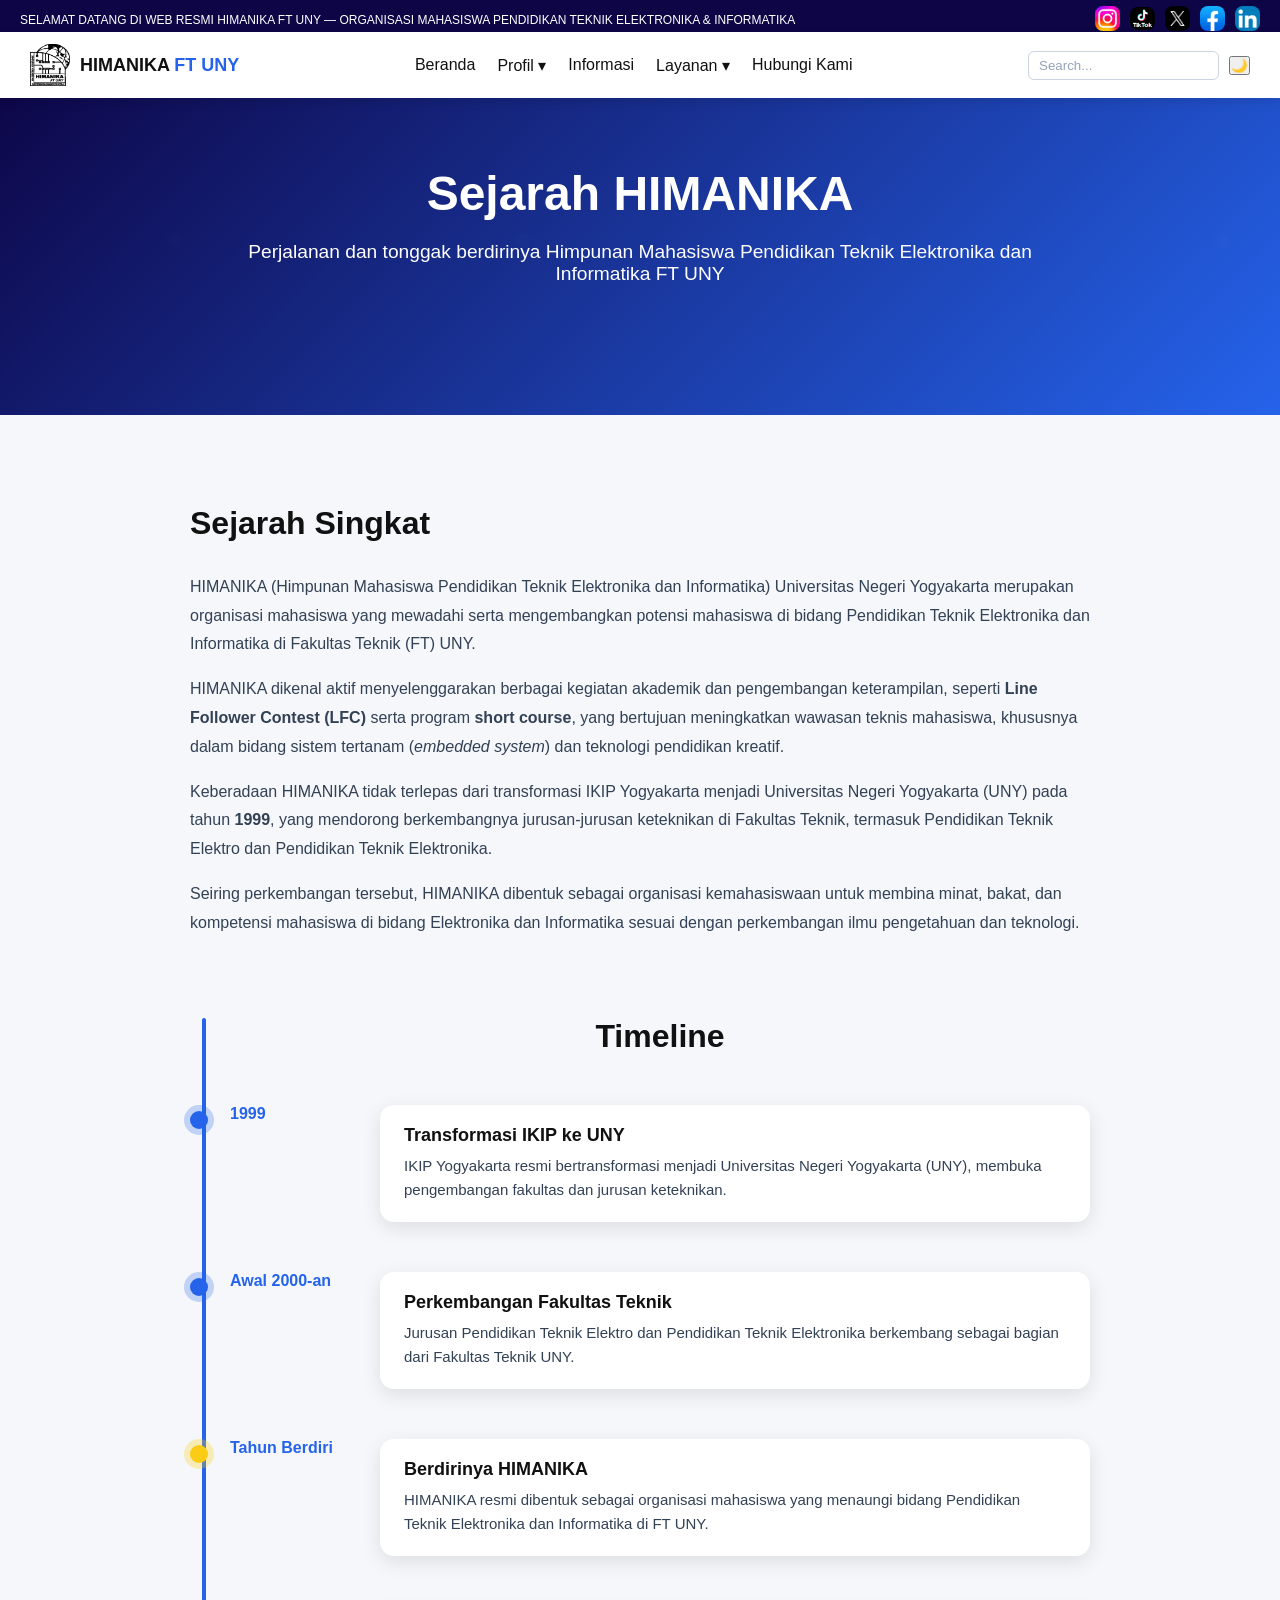
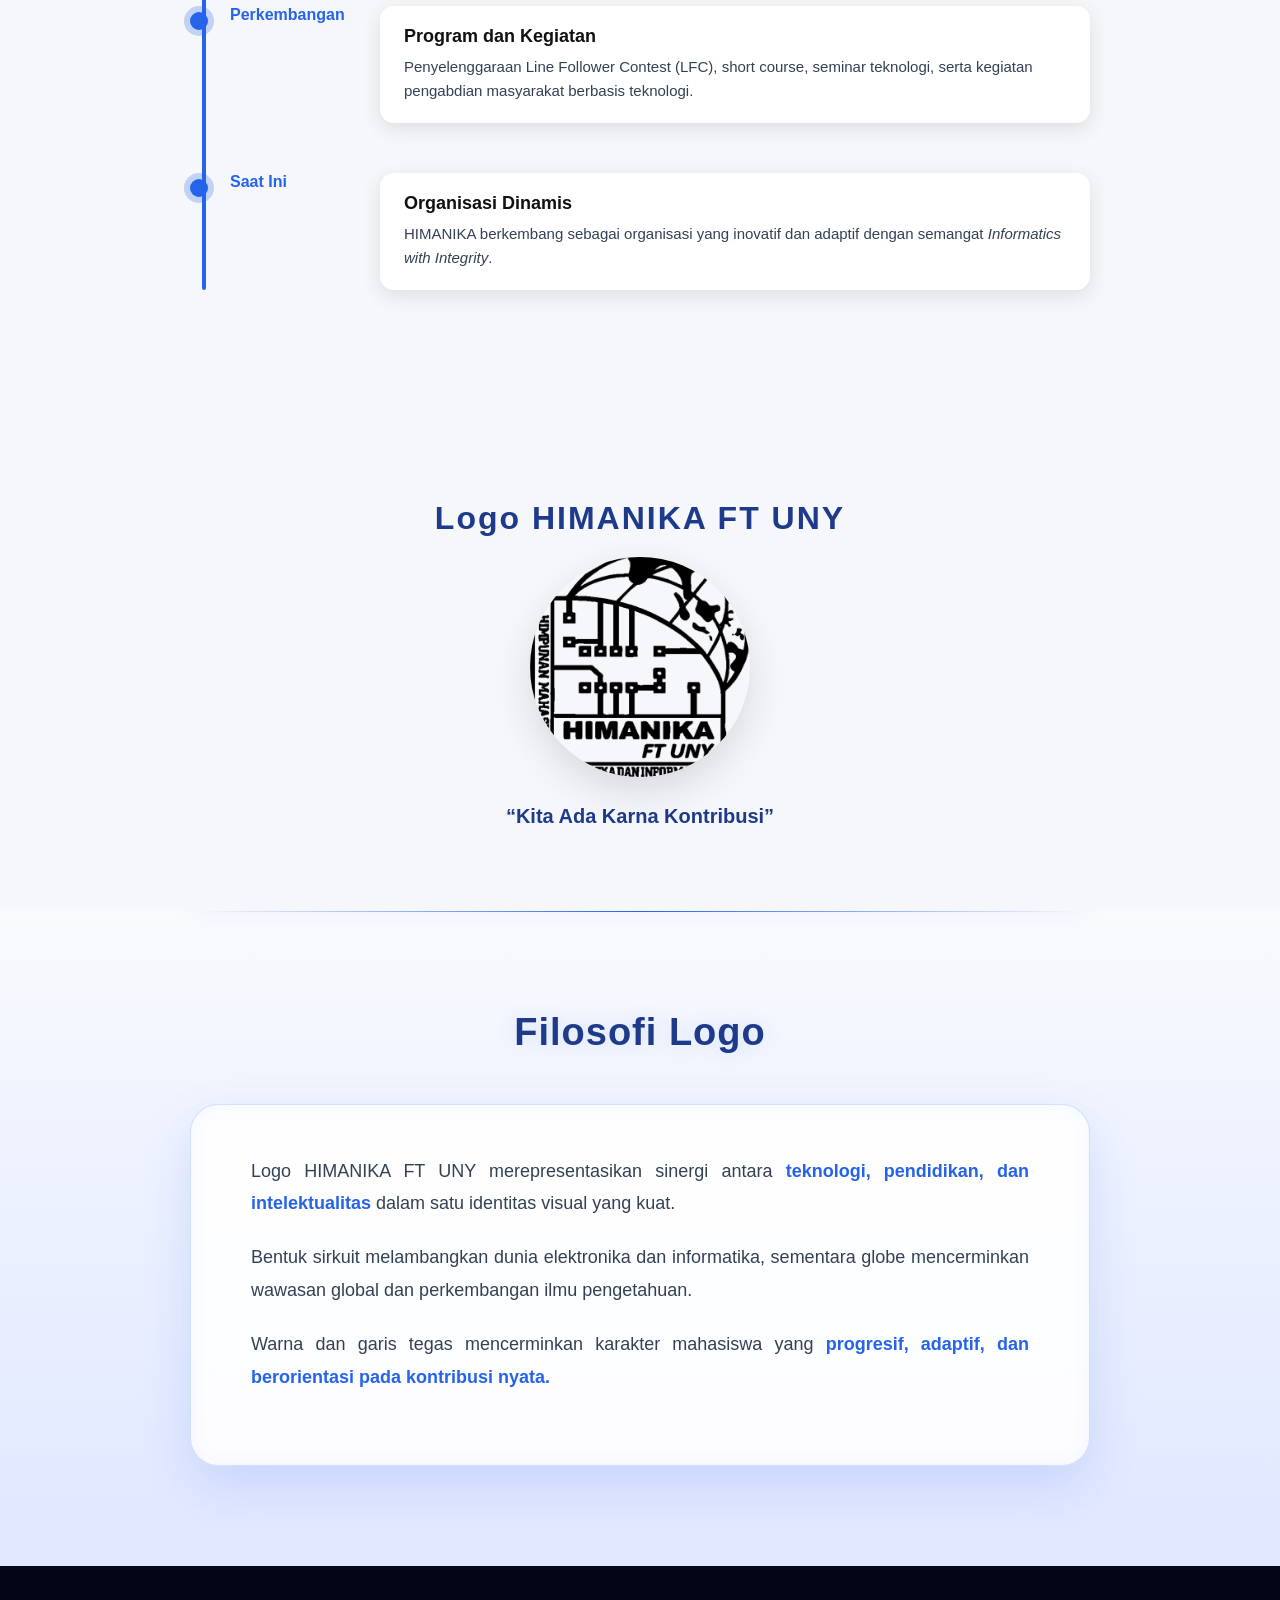
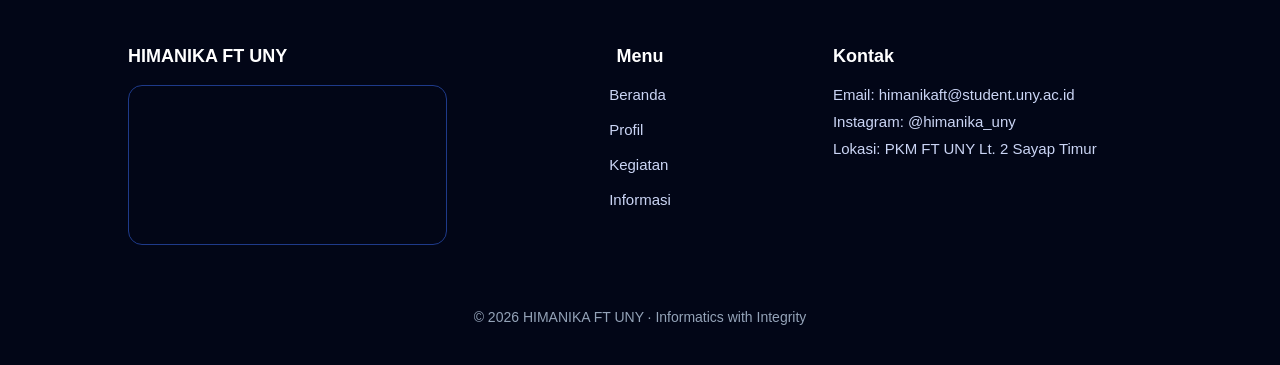
<file: sejarah.html>
<!DOCTYPE html>
<html lang="id">
<head>
<meta charset="UTF-8">
<meta name="viewport" content="width=device-width, initial-scale=1.0">
<title>HIMANIKA FT UNY</title>
 <link rel="icon" type="image/png" href="logo/Logo_himanika_hitam.png">
<link rel="stylesheet" href="CSS/style.css">
<link rel="stylesheet" href="CSS/sejarah.css">
<script src="js/Dark_Light_Mode.js" defer></script>
<script src="js/search.js" defer></script>
</head>

<body>

<!-- TOP BAR -->
<div class="topbar">
  <div class="scrolling-text">
    <p>SELAMAT DATANG DI WEB RESMI HIMANIKA FT UNY — ORGANISASI MAHASISWA PENDIDIKAN TEKNIK ELEKTRONIKA & INFORMATIKA</p>
  </div>

<div class="social-icons">
  <a href="https://www.instagram.com/himanika_uny?igsh=czcxanc0N25wOWpx" target="_blank" rel="noopener">
    <img src="logo/instagram.png" alt="Instagram HIMANIKA">
  </a>

  <a href="https://www.tiktok.com/@himanika_uny5?_r=1&_t=ZS-93Bzs7ITWLJ" target="_blank" rel="noopener">
    <img src="logo/Tiktok.png" alt="TikTok HIMANIKA">
  </a>

  <a href="https://x.com/HimanikaUNY?s=20" target="_blank" rel="noopener">
    <img src="logo/X.png" alt="X HIMANIKA">
  </a>

  <a href="https://www.facebook.com/share/1DdURQPhPr/?mibextid=wwXIfr" target="_blank" rel="noopener">
    <img src="logo/facebook.png" alt="Facebook HIMANIKA">
  </a>

  <a href="https://www.linkedin.com/company/himanika-uny/" target="_blank" rel="noopener">
    <img src="logo/linkedin.png" alt="LinkedIn HIMANIKA">
  </a>
</div>

</div>

<!-- NAVBAR -->
<header class="navbar">
  <div class="logo">
    <img src="logo/Logo_himanika_hitam.png" class="logo-image">
    <h1>HIMANIKA <span>FT UNY</span></h1>
  </div>

  <nav class="menu" id="menu">
    <a href="index.html">Beranda</a>

    <div class="dropdown">
      <a href="#">Profil ▾</a>
      <div class="dropdown-content">
        <a href="sejarah.html">Sejarah</a>
        <a href="struktur.html">Struktur</a>
        <a href="Kabinet.html">Kabinet</a>
        <a href="ADART.html">AD ART</a>
      </div>
    </div>

    <a href="informasi.html">Informasi</a>

    <div class="dropdown">
      <a href="#">Layanan ▾</a>
      <div class="dropdown-content">
        <a href="media_partner.html">Media Partner</a>
        <a href="studibanding.html">Study Banding</a>
        <a href="BSO.html">Peminjaman Alat</a>
      </div>
    </div>

    <a href="hubungi_kami.html">Hubungi Kami</a>
  </nav>

  <div class="nav-right">
    <input 
      type="text" 
      class="search" 
      id="searchInput"
      placeholder="Search..."
    >

      <button id="darkToggle" aria-label="Toggle Dark Mode">🌙</button>

    <button class="hamburger" id="hamburger">
      <span></span><span></span><span></span>
    </button>
  </div>
</header>

<!-- HERO -->
<section class="hero">
  <div class="hero-content">
    <h2 class="animate-text">Sejarah HIMANIKA</h2>
    <p class="animate-text delay">Perjalanan dan tonggak berdirinya Himpunan Mahasiswa Pendidikan Teknik Elektronika dan Informatika FT UNY</p>
  </div>
</section>


<!-- KONTEN SEJARAH -->
<main class="sejarah-container">


<section class="sejarah-text searchable">
<h2>Sejarah Singkat</h2>
<p>
HIMANIKA (Himpunan Mahasiswa Pendidikan Teknik Elektronika dan Informatika) Universitas Negeri Yogyakarta merupakan organisasi mahasiswa yang mewadahi serta mengembangkan potensi mahasiswa di bidang Pendidikan Teknik Elektronika dan Informatika di Fakultas Teknik (FT) UNY.
</p>
<p>
HIMANIKA dikenal aktif menyelenggarakan berbagai kegiatan akademik dan pengembangan keterampilan, seperti <strong>Line Follower Contest (LFC)</strong> serta program <strong>short course</strong>, yang bertujuan meningkatkan wawasan teknis mahasiswa, khususnya dalam bidang sistem tertanam (<em>embedded system</em>) dan teknologi pendidikan kreatif.
</p>
<p>
Keberadaan HIMANIKA tidak terlepas dari transformasi IKIP Yogyakarta menjadi Universitas Negeri Yogyakarta (UNY) pada tahun <strong>1999</strong>, yang mendorong berkembangnya jurusan-jurusan keteknikan di Fakultas Teknik, termasuk Pendidikan Teknik Elektro dan Pendidikan Teknik Elektronika.
</p>
<p>
Seiring perkembangan tersebut, HIMANIKA dibentuk sebagai organisasi kemahasiswaan untuk membina minat, bakat, dan kompetensi mahasiswa di bidang Elektronika dan Informatika sesuai dengan perkembangan ilmu pengetahuan dan teknologi.
</p>
</section>


<!-- TIMELINE -->
<section class="timeline searchable">
<h2>Timeline</h2>


<div class="timeline-item">
<span class="year">1999</span>
<div class="content">
<h3>Transformasi IKIP ke UNY</h3>
<p>IKIP Yogyakarta resmi bertransformasi menjadi Universitas Negeri Yogyakarta (UNY), membuka pengembangan fakultas dan jurusan keteknikan.</p>
</div>
</div>


<div class="timeline-item">
<span class="year">Awal 2000-an</span>
<div class="content">
<h3>Perkembangan Fakultas Teknik</h3>
<p>Jurusan Pendidikan Teknik Elektro dan Pendidikan Teknik Elektronika berkembang sebagai bagian dari Fakultas Teknik UNY.</p>
</div>
</div>


<div class="timeline-item highlight">
<span class="year">Tahun Berdiri</span>
<div class="content">
<h3>Berdirinya HIMANIKA</h3>
<p>HIMANIKA resmi dibentuk sebagai organisasi mahasiswa yang menaungi bidang Pendidikan Teknik Elektronika dan Informatika di FT UNY.</p>
</div>
</div>


<div class="timeline-item">
<span class="year">Perkembangan</span>
<div class="content">
<h3>Program dan Kegiatan</h3>
<p>Penyelenggaraan Line Follower Contest (LFC), short course, seminar teknologi, serta kegiatan pengabdian masyarakat berbasis teknologi.</p>
</div>
</div>


<div class="timeline-item">
<span class="year">Saat Ini</span>
<div class="content">
<h3>Organisasi Dinamis</h3>
<p>HIMANIKA berkembang sebagai organisasi yang inovatif dan adaptif dengan semangat <em>Informatics with Integrity</em>.</p>
</div>
</div>


</section>
</main>

  <div class="tentang-text">
    <h2 class="kabinet-title">Logo HIMANIKA FT UNY</h2>
  </div>

  <div class="kabinet-header">
    <div class="kabinet-logo">
      <img src="logo/Logo_himanika_hitam.png" class="logo-light">
      <img src="logo/Logo_himanika_putih.png" class="logo-dark">
    </div>
    <p class="kabinet-tagline">“Kita Ada Karna Kontribusi”</p>
  </div>

</section>


  <section class="filosofi-logo">
  <h2>Filosofi Logo</h2>

  <div class="filosofi-box">
    <p>
      Logo HIMANIKA FT UNY merepresentasikan sinergi antara 
      <span class="highlight">teknologi, pendidikan, dan intelektualitas</span> 
      dalam satu identitas visual yang kuat.
    </p>

    <p>
      Bentuk sirkuit melambangkan dunia elektronika dan informatika, 
      sementara globe mencerminkan wawasan global dan perkembangan ilmu pengetahuan.
    </p>

    <p>
      Warna dan garis tegas mencerminkan karakter mahasiswa yang 
      <span class="highlight">progresif, adaptif, dan berorientasi pada kontribusi nyata.</span>
    </p>
  </div>
</section>


    </div>

  </div>
</section>

</section>
</main>

<footer class="footer">
  <div class="footer-container">

    <!-- KIRI -->
    <div class="footer-brand">
      <h4>HIMANIKA FT UNY</h4>

      <div class="footer-maps">
        <iframe
          src="https://www.google.com/maps/embed?pb=!1m18!1m12!1m3!1d3953.176288472587!2d110.38688399021301!3d-7.77
          1122967415651!2m3!1f0!2f0!3f0!3m2!1i1024!2i768!4f13.1!3m3!1m2!1s0x2e7a59b658227f89%3A0x656b9f4a43039850!2
          sHIMANIKA%20FT%20UNY%20Office!5e0!3m2!1sen!2sid!4v1768897644990!5m2!1sen!2sid"
          loading="lazy"
          referrerpolicy="no-referrer-when-downgrade">
        </iframe>
      </div>
    </div>

    <!-- TENGAH -->
    <div class="footer-menu">
      <h4>Menu</h4>
      <a href="#">Beranda</a>
      <a href="#">Profil</a>
      <a href="#">Kegiatan</a>
      <a href="#">Informasi</a>
    </div>

    <!-- KANAN -->
    <div class="footer-contact">
      <h4>Kontak</h4>
      <p>Email: himanikaft@student.uny.ac.id</p>
      <p>Instagram: @himanika_uny</p>
      <p>Lokasi: PKM FT UNY Lt. 2 Sayap Timur</p>
    </div>

  </div>

  <div class="footer-bottom">
    © 2026 HIMANIKA FT UNY · Informatics with Integrity
  </div>
</footer>

</body>
</html>
</file>
<file: CSS/style.css>
*{
  margin:0;
  padding:0;
  box-sizing:border-box;
  font-family:'Segoe UI', sans-serif;
}


div {
  max-width: 100%;
}

.container {
  display: flex;
  flex-wrap: wrap;
}
.card {
  flex: 1 1 300px;
}

.container {
  display: grid;
  grid-template-columns: repeat(auto-fit, minmax(250px, 1fr));
}

img {
  max-width: 100%;
  height: auto;
}

body {
  font-size: 1rem;
}

h1 {
  font-size: 2rem;
}

body{
  background:#f5f7fb;
  color:#111;
  transition:0.4s;
}

/* DARK MODE */
body.dark{
  background:#0b0f1a;
  color:#fff;
}

/* ================= TOPBAR ================= */
.topbar{
  background:#0d0546;
  color:#fff;
  display:flex;
  align-items:center;
  padding:6px 20px;
  font-size:12px;
  gap:20px;

  position: fixed;
  top: 0;
  left: 0;
  width: 100%;
  z-index: 1000;
}

/* AREA TEKS */
.scrolling-text{
  flex:1;                
  overflow:hidden;        
  position:relative;
}

.scrolling-text p{
  white-space:nowrap;
  animation:scroll 15s linear infinite;
}

/* AREA ICON */
.social-icons{
  display:flex;
  align-items:center;
  flex-shrink:0;          
}

.social-icons img{
  width:25px;
  margin-left:10px;
  border-radius:8px;
}

/* ANIMASI */
@keyframes scroll{
  from{transform:translateX(100%)}
  to{transform:translateX(-30%)}
}

/* ================= NAVBAR ================= */
.navbar{
  position:sticky;
  top: 32px;
  z-index:1000;
  background:#fff;
  display:flex;
  justify-content:space-between;
  align-items:center;
  padding:12px 30px;
  box-shadow:0 4px 10px rgba(0,0,0,0.1);
  
}

body.dark .navbar{
  background:#0f172a;
}

.logo{
  display:flex;
  align-items:center;
  gap:10px;
}

.logo img{
  width:40px;
}

.logo h1{
  font-size:18px;
}

.logo span{
  color:#2563eb;
}

/* MENU */
.menu{
  display:flex;
  gap:22px;
}

.menu a{
  text-decoration:none;
  color:inherit;
  font-weight:500;
  position:relative;
}

.menu a::after{
  content:"";
  position:absolute;
  left:0;
  bottom:-4px;
  width:0;
  height:2px;
  background:#2563eb;
  transition:0.3s;
}

.menu a:hover::after{
  width:100%;
}

.dropdown{
  position:relative;
}

.dropdown-content{
  display:none;
  position:absolute;
  top:25px;
  min-width:160px;
  background:#fff;
  box-shadow:0 4px 10px rgba(0,0,0,0.1);
}

.dropdown-content a{
  display:block;
  padding:10px;
}

.dropdown:hover .dropdown-content{
  display:block;
}

body.dark .dropdown-content{
  background:#020617;
}

body.dark .dropdown-content a{
  color:#e5e7eb;
}

/* NAV RIGHT */
.nav-right{
  display:flex;
  align-items:center;
  gap:10px;
}

/* SEARCH INPUT */
.search{
  padding:6px 10px;
  border-radius:6px;
  border:1px solid #cbd5e1;
  background:#fff;
  color:#111;
  outline:none;
  transition:0.3s;
}

.search:focus{
  border-color:#2563eb;
  box-shadow:0 0 0 3px rgba(37,99,235,0.25);
  background:#fff;
}

.search::placeholder{
  color:#94a3b8;
}

/* DARK MODE SEARCH */
body.dark .search{
  background:#020617;
  color:#e5e7eb;
  border:1px solid #334155;
}

body.dark .search:focus{
  border-color:#3b82f6;
  box-shadow:0 0 0 3px rgba(59,130,246,0.35);
}

body.dark .search::placeholder{
  color:#64748b;
}


/* HAMBURGER */
.hamburger{
  display:none;
  flex-direction:column;
  gap:4px;
  background:none;
  border:none;
}

.hamburger span{
  width:25px;
  height:3px;
  background:#000;
}

body.dark .hamburger span{
  background:#fff;
}

/* ================= footer  ================= */
.footer{
  background:#020617;
  color:#cbd5f5;
  padding:80px 10% 40px;
}

.footer-container{
  display:grid;
  grid-template-columns:1.2fr 1fr 1.2fr;
  gap:60px;
  align-items:start;
}

.footer-menu{
  justify-self:center;
}

.footer-menu h4{
  text-align:center;
  margin-bottom:16px;
}

.footer-menu ul{
  list-style:none;
  padding:0;
  margin:0;
  text-align:left;
}

.footer-menu ul li{
  margin:6px 0;
}

.footer-menu ul li a{
  display:block;
}


/* TITLE */
.footer h4{
  color:#ffffff;
  margin-bottom:14px;
  font-size:18px;
}

/* TEXT */
.footer p,
.footer a{
  font-size:15px;
  line-height:1.8;
  color:#cbd5f5;
}

.footer a{
  display:block;
  margin-bottom:8px;
  text-decoration:none;
  transition:.3s;
}

.footer a:hover{
  color:#60a5fa;
}

/* MAPS */
.footer-maps{
  margin-top:18px;
}

.footer-maps iframe{
  width:100%;
  height:160px;
  border-radius:14px;
  border:1px solid #1e3a8a;
}

/* BOTTOM */
.footer-bottom{
  margin-top:60px;
  text-align:center;
  font-size:14px;
  color:#94a3b8;
}

/* RESPONSIVE */
@media(max-width:900px){
  .footer-container{
    grid-template-columns:1fr;
    gap:40px;
  }

  .footer{
    padding:60px 6% 30px;
  }

  .footer-maps iframe{
    height:200px;
  }

  .footer-menu{
    text-align:left;
    justify-self:start;
  }
}

/* ================= DARK MODE FIXES ================= */
body.dark .section{
  background:#0f172a;
}

body.dark .section.alt{
  background:#1e293b;
}

body.dark .program{
  background:#1e293b;
}

body.dark .events{
  background:#0f172a;
}

body.dark .activity{
  background:#0f172a;
}

body.dark .info{
  background:#0f172a;
}

body.dark .maps{
  background:#0f172a;
}

body.dark .box,
body.dark .program-card,
body.dark .event-card,
body.dark .activity-item,
body.dark .info-list li,
body.dark .visi-box{
  background:#1e293b;
  border:1px solid #3b82f6;
  box-shadow:none;
}

body.dark .misi-box{
  background:#3b82f6;
}

body.dark .section h3,
body.dark .section h4,
body.dark h4,
body.dark .info-list .text{
  color:#93c5fd;
}

body.dark .section p,
body.dark .section li,
body.dark .section span,
body.dark .info-list li{
  color:#e5e7eb;
}

body.dark .visi-box h4{
  color:#60a5fa;
}

/* ================= HERO ================= */
.hero {
  background: linear-gradient(135deg, #0d0546 0%, #2563eb 100%);
  color: #fff;
  padding: 100px 20px;
  text-align: center;
  position: relative;
  overflow: hidden;
}

.hero::before {
  content: '';
  position: absolute;
  top: 0;
  left: 0;
  right: 0;
  bottom: 0;
  background: url('data:image/svg+xml,<svg xmlns="http://www.w3.org/2000/svg" viewBox="0 0 100 100"><circle cx="50" cy="50" r="2" fill="rgba(255,255,255,0.1)"/></svg>') repeat;
  opacity: 0.1;
}

.hero-content {
  position: relative;
  z-index: 1;
  max-width: 800px;
  margin: 0 auto;
}

.hero h2 {
  font-size: 3rem;
  margin-bottom: 20px;
  font-weight: 700;
}

.hero p {
  font-size: 1.2rem;
  margin-bottom: 30px;
  opacity: 0.9;
}

.cta-btn {
  display: inline-block;
  background: #fff;
  color: #0d0546;
  padding: 12px 30px;
  border-radius: 50px;
  text-decoration: none;
  font-weight: 600;
  transition: 0.3s;
}

.cta-btn:hover {
  background: #f0f0f0;
  transform: translateY(-2px);
}

/* ================= ANIMATIONS ================= */
.animate-text {
  opacity: 0;
  transform: translateY(20px);
  animation: fadeInUp 1s ease-out forwards;
}

.animate-text.delay {
  animation-delay: 0.5s;
}

@keyframes fadeInUp {
  to {
    opacity: 1;
    transform: translateY(0);
  }
}

/* ================= RESPONSIVE ================= */
@media(max-width:900px){
  .menu{
    position:absolute;
    top:70px;
    right:0;
    background:#fff;
    flex-direction:column;
    width:220px;
    padding:20px;
    display:none;
  }

  .menu.active{
    display:flex;
  }

  .hamburger{
    display:flex;
  }

  .section.alt,
  .program-grid,
  .event-grid,
  .activity-grid,
  .footer-grid{
    grid-template-columns:1fr;
  }
}
</file>
<file: CSS/sejarah.css>
/* ===================================================== */
/* RESET & BASE */
/* ===================================================== */
*{
  margin:0;
  padding:0;
  box-sizing:border-box;
  font-family:'Segoe UI', sans-serif;
}

body{
  background:#f5f7fb;
  color:#111;
  transition:0.4s;
}

body.dark{
  background:#0b0f1a;
  color:#fff;
}

/* ===================================================== */
/* HERO */
/* ===================================================== */
.hero-sejarah{
  position:relative;
  min-height:60vh;
  background:
    linear-gradient(135deg, rgba(2,6,23,0.9), rgba(2,6,23,0.95)),
    url("pattern/circuit.png");
  background-size:cover;
  background-position:center;
  display:flex;
  align-items:center;
  justify-content:center;
  text-align:center;
  color:#fff;
}

.hero-sejarah::after{
  content:"";
  position:absolute;
  inset:0;
  background:
    radial-gradient(circle at 30% 30%, rgba(37,99,235,0.4), transparent 45%),
    radial-gradient(circle at 70% 70%, rgba(96,165,250,0.35), transparent 45%);
}

.hero-overlay{
  position:relative;
  max-width:800px;
  padding:40px;
  z-index:1;
}

.hero-sejarah h1{
  font-size:44px;
  margin-bottom:14px;
}

.hero-sejarah p{
  font-size:18px;
  opacity:0.9;
}

/* ===================================================== */
/* SEJARAH */
/* ===================================================== */
.sejarah-container{
  padding:80px 12%;
}

.sejarah-text{
  max-width:900px;
  margin:0 auto 80px;
  line-height:1.8;
}

.sejarah-text h2{
  font-size:32px;
  margin-bottom:20px;
}

.sejarah-text p{
  margin-bottom:16px;
  color:#334155;
}

body.dark .sejarah-text p{
  color:#e5e7eb;
}

/* ===================================================== */
/* TIMELINE */
/* ===================================================== */
.timeline{
  max-width:900px;
  margin:auto;
  position:relative;
  padding-left:40px;
}

.timeline::before{
  content:"";
  position:absolute;
  left:12px;
  top:0;
  width:4px;
  height:100%;
  background:#2563eb;
  border-radius:4px;
}

.timeline h2{
  text-align:center;
  margin-bottom:50px;
  font-size:32px;
}

.timeline-item{
  display:flex;
  gap:30px;
  margin-bottom:50px;
  position:relative;
}

.timeline-item::before{
  content:"";
  position:absolute;
  left:-40px;
  top:6px;
  width:18px;
  height:18px;
  background:#2563eb;
  border-radius:50%;
  box-shadow:0 0 0 6px rgba(37,99,235,0.25);
}

.timeline-item.highlight::before{
  background:#facc15;
  box-shadow:0 0 0 6px rgba(250,204,21,0.3);
}

.timeline .year{
  min-width:120px;
  font-weight:700;
  color:#2563eb;
}

.timeline .content{
  background:#fff;
  padding:20px 24px;
  border-radius:14px;
  box-shadow:0 6px 20px rgba(0,0,0,0.1);
}

.timeline .content h3{
  margin-bottom:8px;
  font-size:18px;
}

.timeline .content p{
  font-size:15px;
  line-height:1.6;
  color:#334155;
}

/* Dark Mode Timeline */
body.dark .timeline::before{ background:#60a5fa; }
body.dark .timeline-item::before{
  background:#60a5fa;
  box-shadow:0 0 0 6px rgba(96,165,250,0.35);
}
body.dark .timeline-item.highlight::before{ background:#facc15; }
body.dark .timeline .year{ color:#93c5fd; }
body.dark .timeline .content{
  background:#1e293b;
  border:1px solid #3b82f6;
  box-shadow:none;
}
body.dark .timeline .content p{ color:#e5e7eb; }

/* ===================================================== */
/* KABINET LOGO */
/* ===================================================== */
.kabinet-title{
  text-align:center;
  font-size:32px;
  font-weight:800;
  letter-spacing:2px;
  margin:80px 0 20px;
  color:#1e3a8a;
}

body.dark .kabinet-title{
  color:#93c5fd;
}

.kabinet-header{
  display:flex;
  flex-direction:column;
  align-items:center;
  justify-content:center;
  gap:24px;
  margin-bottom:80px;
}

.kabinet-logo{
  position:relative;
  width:220px;
  height:220px;
}

.kabinet-logo img{
  position:absolute;
  inset:0;
  width:100%;
  height:100%;
  object-fit:cover;
  padding:0;
  border-radius:50%;
  background:transparent;
  transition:0.5s ease;
  box-shadow:0 15px 40px rgba(0,0,0,0.12);
}

.kabinet-logo .logo-dark{
  opacity:0;
  transform:scale(0.9);
}

body.dark .kabinet-logo .logo-light{
  opacity:0;
  transform:scale(0.9);
}

body.dark .kabinet-logo .logo-dark{
  opacity:1;
  transform:scale(1);
  background:#020617;
  box-shadow:
    0 0 0 2px rgba(96,165,250,0.6),
    0 0 40px rgba(96,165,250,0.5);
}

.kabinet-tagline{
  font-size:20px;
  font-weight:600;
  color:#1e3a8a;
  text-align:center;
  max-width:600px;
  line-height:1.5;
}

body.dark .kabinet-tagline{
  color:#93c5fd;
}

/* ===================================================== */
/* RESPONSIVE */
/* ===================================================== */
@media(max-width:768px){
  .sejarah-container{
    padding:60px 8%;
  }

  .timeline{
    padding-left:20px;
  }

  .timeline-item{
    flex-direction:column;
    gap:10px;
  }

  .timeline .year{
    font-size:14px;
  }

  .kabinet-logo{
    width:120px;
    height:120px;
  }

  .kabinet-title{
    font-size:24px;
  }

  .kabinet-tagline{
    font-size:16px;
  }
}

/* ============================== */
/* LIGHT MODE – FILOSOFI LOGO */
/* ============================== */

body:not(.dark) .filosofi-logo{
  background:linear-gradient(180deg,#f8fafc 0%, #eef2ff 40%, #e0e7ff 100%);
  color:#0f172a;
}

/* glow divider versi terang */
body:not(.dark) .filosofi-logo::before{
  background:linear-gradient(to right, transparent, #2563eb, transparent);
  box-shadow:0 0 15px rgba(37,99,235,.4);
}

body:not(.dark) .filosofi-logo h2{
  color:#1e3a8a;
  text-shadow:0 0 20px rgba(37,99,235,.15);
}

/* box utama */
body:not(.dark) .filosofi-box{
  background:rgba(255,255,255,.9);
  border:1px solid rgba(37,99,235,.2);
  box-shadow:
    0 20px 50px rgba(37,99,235,.15),
    inset 0 0 20px rgba(37,99,235,.05);
}

/* isi teks */
body:not(.dark) .filosofi-box p{
  color:#334155;
}

/* highlight */
body:not(.dark) .filosofi-box .highlight{
  color:#2563eb;
}


.filosofi-logo{
  position:relative;
  padding:100px 12vw;
  background:linear-gradient(180deg,#020617 0%, #020617 30%, #020617 100%);
  color:#e5e7eb;
  overflow:hidden;
}

/* glow divider */
.filosofi-logo::before{
  content:"";
  position:absolute;
  top:0;
  left:50%;
  transform:translateX(-50%);
  width:70%;
  height:1px;
  background:linear-gradient(to right, transparent, #60a5fa, transparent);
  box-shadow:0 0 20px rgba(96,165,250,.7);
}

.filosofi-logo h2{
  text-align:center;
  font-size:38px;
  font-weight:800;
  margin-bottom:50px;
  color:#93c5fd;
  letter-spacing:1px;
}

/* box utama */
.filosofi-box{
  max-width:900px;
  margin:0 auto;
  padding:50px 60px;
  background:rgba(15,23,42,.85);
  border-radius:28px;
  border:1px solid rgba(96,165,250,.3);
  box-shadow:
    0 0 40px rgba(96,165,250,.25),
    inset 0 0 30px rgba(96,165,250,.05);
  backdrop-filter:blur(10px);
}

/* isi teks */
.filosofi-box p{
  font-size:18px;
  line-height:1.8;
  color:#e2e8f0;
  margin-bottom:22px;
  text-align:justify;
}

/* highlight kalimat penting */
.filosofi-box .highlight{
  color:#93c5fd;
  font-weight:600;
}

/* mobile */
@media(max-width:768px){
  .filosofi-logo{
    padding:70px 8vw;
  }

  .filosofi-logo h2{
    font-size:26px;
  }

  .filosofi-box{
    padding:30px;
  }

  .filosofi-box p{
    font-size:15px;
  }
}

/* ============================== */
/* DARK MODE – FILOSOFI LOGO */
/* ============================== */

body.dark .filosofi-logo{
  background:linear-gradient(180deg,#020617 0%, #020617 100%);
}

body.dark .filosofi-logo h2{
  color:#60a5fa;
  text-shadow:0 0 20px rgba(96,165,250,.5);
}

body.dark .filosofi-box{
  background:rgba(2,6,23,.9);
  border:1px solid rgba(96,165,250,.4);
  box-shadow:
    0 0 50px rgba(96,165,250,.35),
    inset 0 0 40px rgba(96,165,250,.08);
}

body.dark .filosofi-box p{
  color:#e5e7eb;
}

body.dark .filosofi-box .highlight{
  color:#93c5fd;
}
</file>
